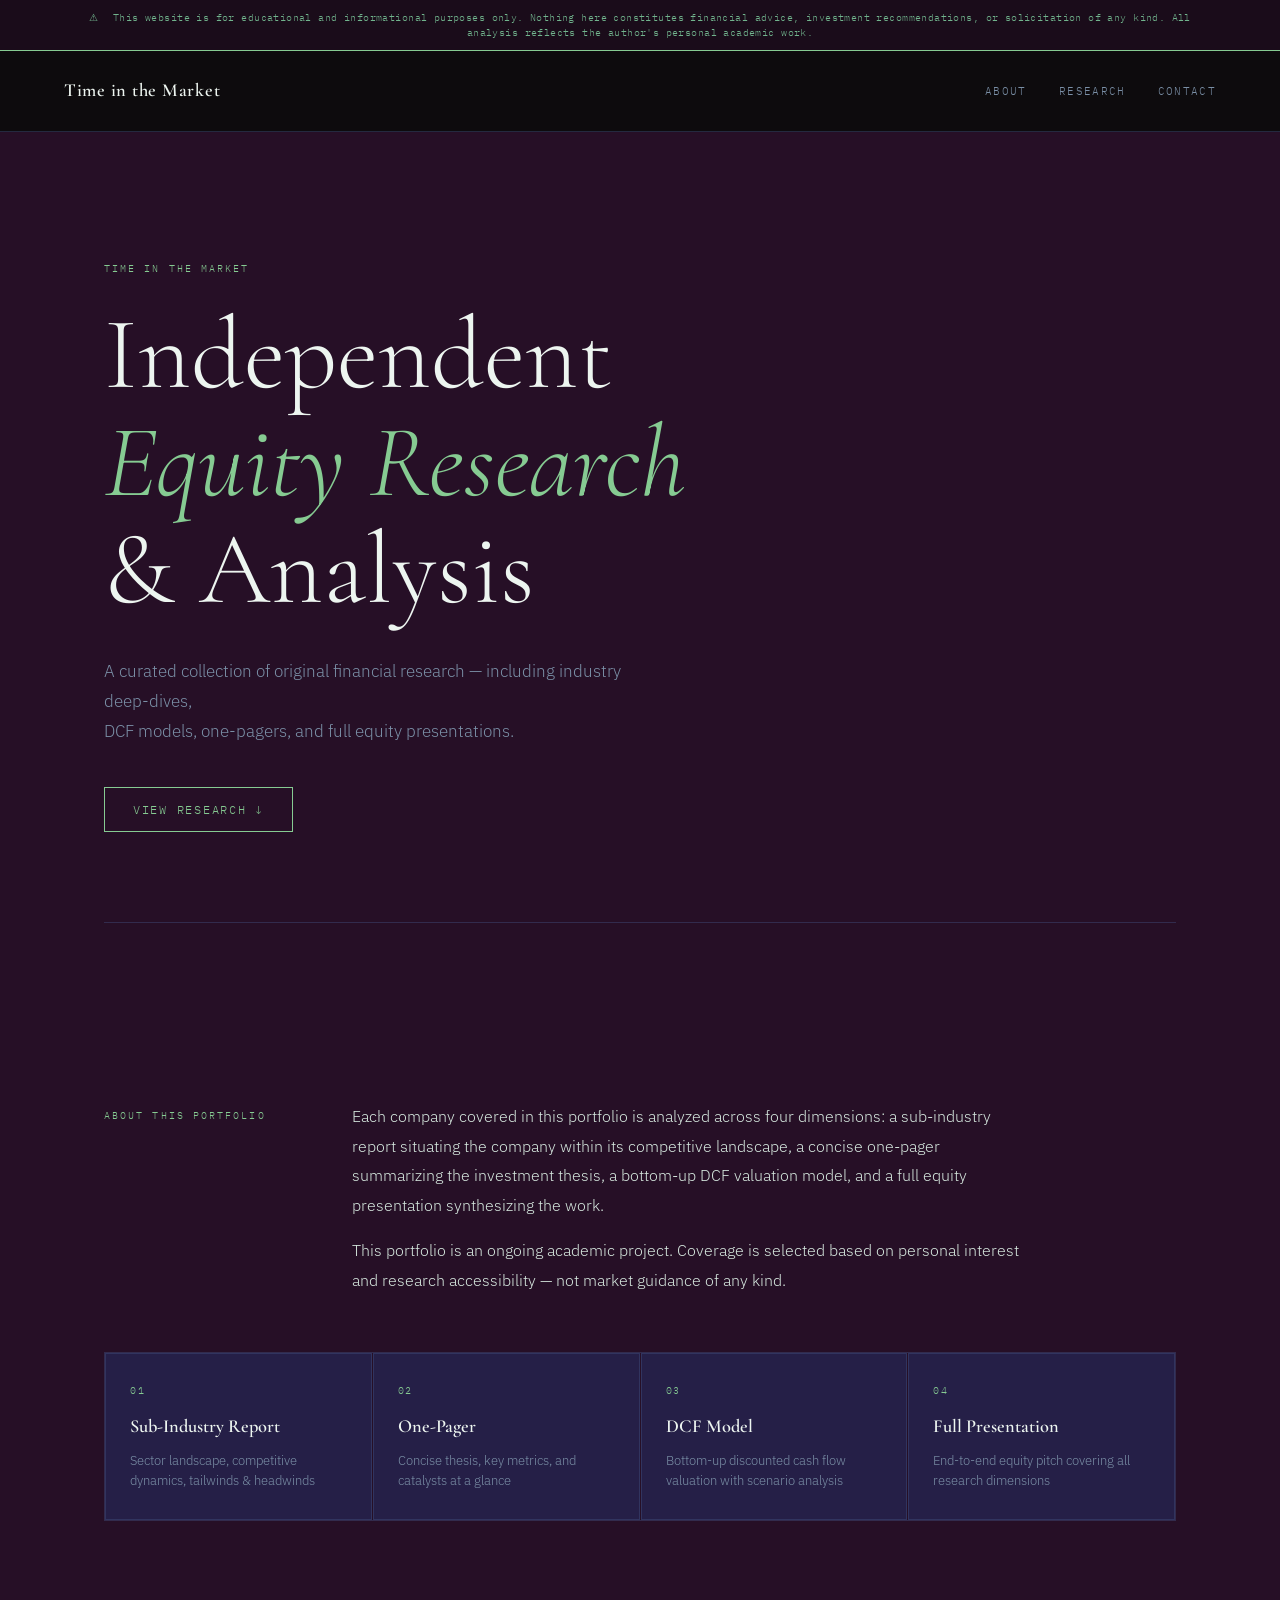
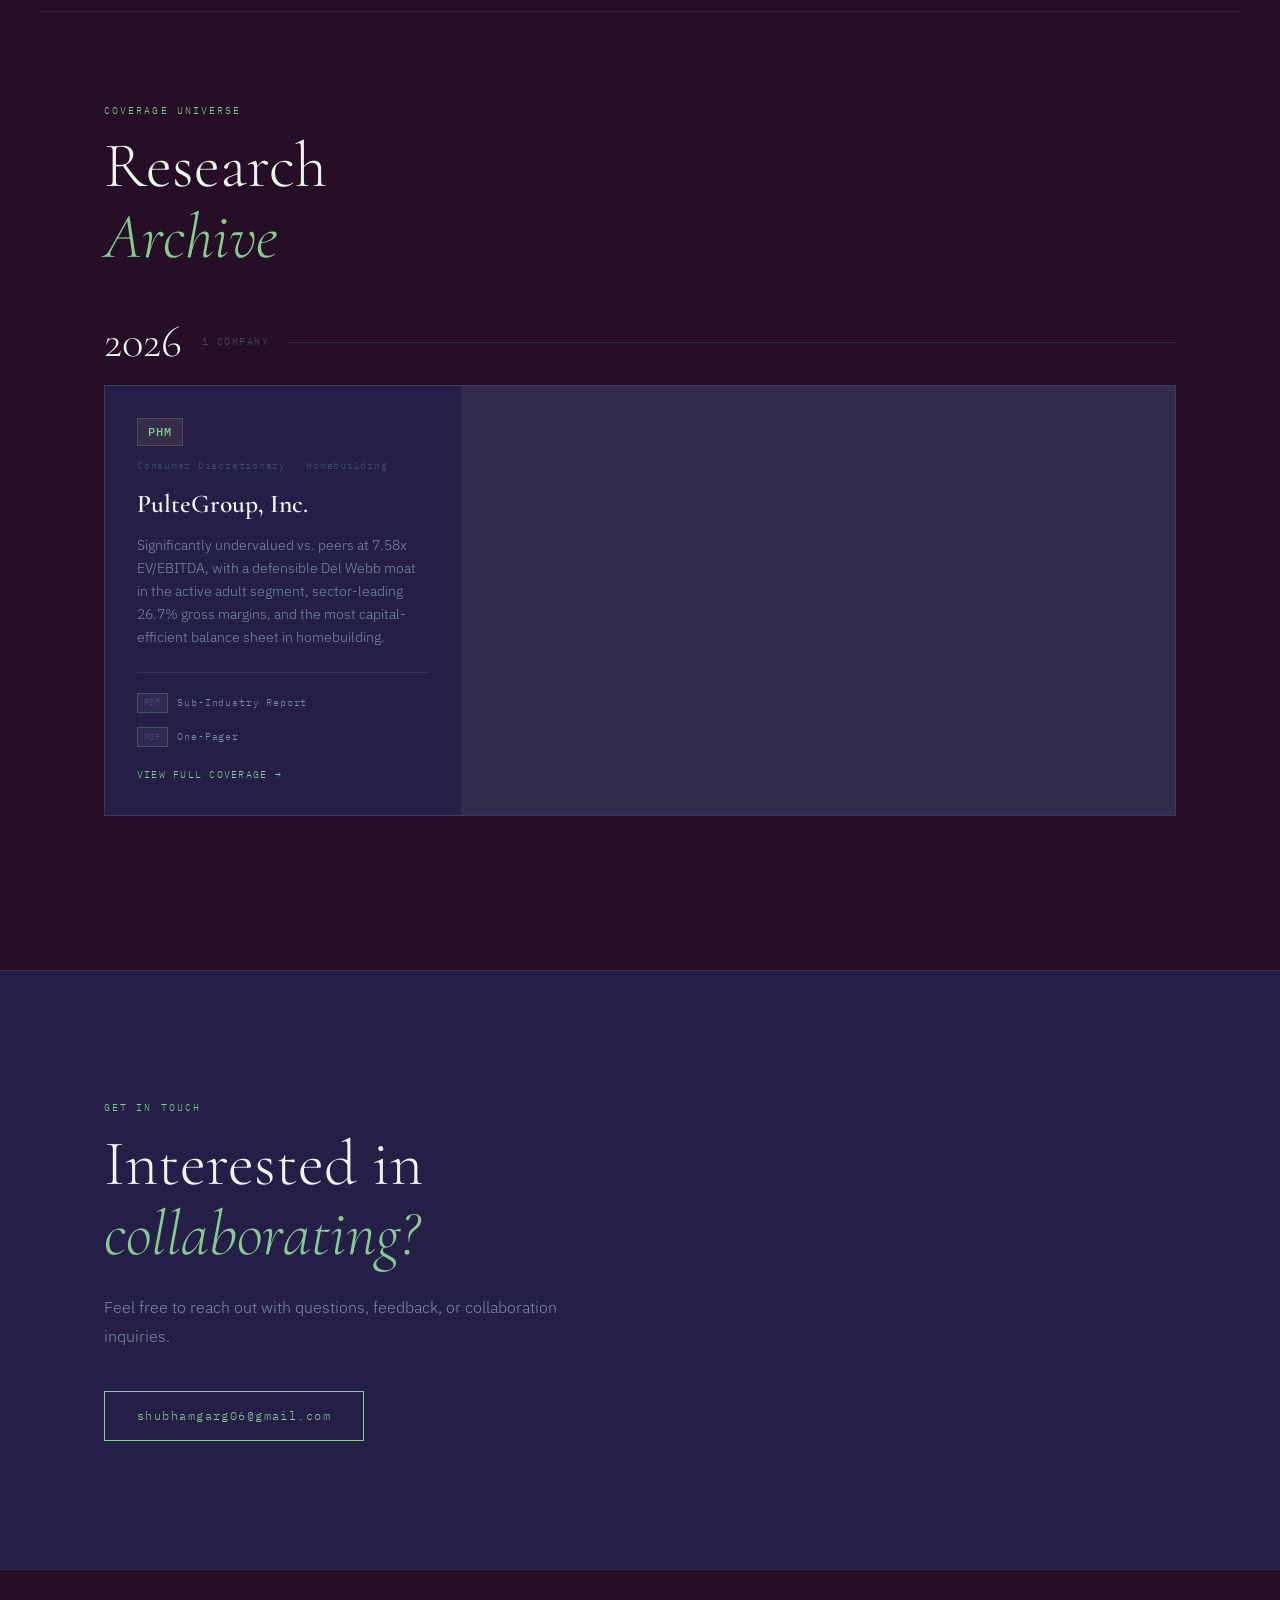
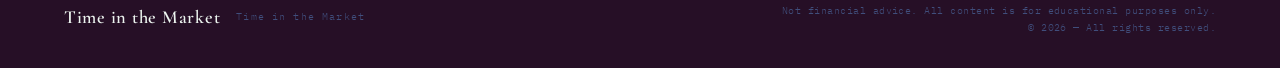
<file: index.html>
<!DOCTYPE html>
<html lang="en">
<head>
  <meta charset="UTF-8" />
  <meta name="viewport" content="width=device-width, initial-scale=1.0" />
  <title>Time in the Market</title>
  <link rel="stylesheet" href="styles.css" />
  <link rel="preconnect" href="https://fonts.googleapis.com" />
  <link href="https://fonts.googleapis.com/css2?family=Cormorant+Garamond:ital,wght@0,300;0,400;0,600;1,300;1,400&family=IBM+Plex+Mono:wght@300;400;500&family=IBM+Plex+Sans:wght@300;400;500&display=swap" rel="stylesheet" />
</head>
<body>

  <!-- DISCLAIMER BANNER -->
  <div class="disclaimer-banner">
    <span class="disclaimer-icon">⚠</span>
    This website is for educational and informational purposes only. Nothing here constitutes financial advice, investment recommendations, or solicitation of any kind. All analysis reflects the author's personal academic work.
  </div>

  <!-- NAV -->
  <nav class="nav">
    <a href="index.html" class="nav-logo">Time in the Market</a>
    <div class="nav-links">
      <a href="#about">About</a>
      <a href="#research">Research</a>
      <a href="#contact">Contact</a>
    </div>
  </nav>

  <!-- HERO -->
  <header class="hero">
    <div class="hero-tag">Time in the Market</div>
    <h1 class="hero-title">
      Independent<br />
      <em>Equity Research</em><br />
      & Analysis
    </h1>
    <p class="hero-sub">
      A curated collection of original financial research — including industry deep-dives,<br class="br-desktop" />
      DCF models, one-pagers, and full equity presentations.
    </p>
    <a href="#research" class="hero-cta">View Research ↓</a>
    <div class="hero-rule"></div>
  </header>

  <!-- ABOUT -->
  <section class="about-section" id="about">
    <div class="about-grid">
      <div class="about-label">About This Portfolio</div>
      <div class="about-body">
        <p>
          Each company covered in this portfolio is analyzed across four dimensions:
          a sub-industry report situating the company within its competitive landscape,
          a concise one-pager summarizing the investment thesis, a bottom-up DCF valuation
          model, and a full equity presentation synthesizing the work.
        </p>
        <p>
          This portfolio is an ongoing academic project. Coverage is selected based on
          personal interest and research accessibility — not market guidance of any kind.
        </p>
      </div>
    </div>

    <!-- Deliverable types -->
    <div class="deliverables-row">
      <div class="deliverable-card">
        <div class="deliverable-num">01</div>
        <div class="deliverable-name">Sub-Industry Report</div>
        <div class="deliverable-desc">Sector landscape, competitive dynamics, tailwinds & headwinds</div>
      </div>
      <div class="deliverable-card">
        <div class="deliverable-num">02</div>
        <div class="deliverable-name">One-Pager</div>
        <div class="deliverable-desc">Concise thesis, key metrics, and catalysts at a glance</div>
      </div>
      <div class="deliverable-card">
        <div class="deliverable-num">03</div>
        <div class="deliverable-name">DCF Model</div>
        <div class="deliverable-desc">Bottom-up discounted cash flow valuation with scenario analysis</div>
      </div>
      <div class="deliverable-card">
        <div class="deliverable-num">04</div>
        <div class="deliverable-name">Full Presentation</div>
        <div class="deliverable-desc">End-to-end equity pitch covering all research dimensions</div>
      </div>
    </div>
  </section>

  <!-- RESEARCH GRID -->
  <section class="research-section" id="research">
    <div class="section-header">
      <span class="section-label">Coverage Universe</span>
      <h2 class="section-title">Research<br /><em>Archive</em></h2>
    </div>

    <!-- ============================================================ -->
    <!-- YEAR BLOCK — Duplicate this entire block for each new year   -->
    <!-- ============================================================ -->
    <div class="year-block">

      <div class="year-header">
        <span class="year-label">2026</span>  <!-- ✏️ EDIT: Change the year -->
        <span class="year-count">1 company</span>  <!-- ✏️ EDIT: Update count -->
        <div class="year-rule"></div>
      </div>

      <div class="company-grid">

        <!-- ============================================================ -->
        <!-- ADD MORE COMPANY CARDS BELOW — copy the block above -->

        <article class="company-card">
          <div class="card-meta">
            <span class="card-ticker">PHM</span>
            <span class="card-sector">Consumer Discretionary · Homebuilding</span>
          </div>
          <h3 class="card-company">PulteGroup, Inc.</h3>
          <p class="card-thesis">
            Significantly undervalued vs. peers at 7.58x EV/EBITDA, with a defensible Del Webb moat
            in the active adult segment, sector-leading 26.7% gross margins, and the most
            capital-efficient balance sheet in homebuilding.
          </p>
          <div class="card-links">
            <a href="Shubham_Garg_Consumer_Discretionary_Household_Durables_Sub_Industry_Report_Homebuilding.pdf" class="card-link" target="_blank">
              <span class="link-type">PDF</span> Sub-Industry Report
            </a>
            <a href="PHM_2026_Report.pdf" class="card-link" target="_blank">
              <span class="link-type">PDF</span> One-Pager
            </a>
            <a href="phm.html" class="card-cta">View Full Coverage →</a>
          </div>
        </article>

      </div>
    </div>
    <!-- ============================================================ -->
    <!-- END YEAR BLOCK                                                -->
    <!-- ============================================================ -->

    <!-- ADD MORE YEAR BLOCKS ABOVE THIS LINE — copy the block above -->

  </section>

  <!-- CONTACT -->
  <section class="contact-section" id="contact">
    <div class="contact-inner">
      <span class="section-label">Get in Touch</span>
      <h2 class="contact-title">Interested in<br /><em>collaborating?</em></h2>
      <p class="contact-body">
        Feel free to reach out with questions, feedback, or collaboration inquiries.
      </p>
      <!-- Replace href with your actual mailto or LinkedIn -->
      <a href="mailto:shubhamgarg06@gmail.com" class="contact-btn">shubhamgarg06@gmail.com</a>
    </div>
  </section>

  <!-- FOOTER -->
  <footer class="footer">
    <div class="footer-left">
      <span class="nav-logo">Time in the Market</span>
      <span class="footer-tagline">Time in the Market</span>
    </div>
    <div class="footer-right">
      <p class="footer-disclaimer">
        Not financial advice. All content is for educational purposes only.<br />
        © <span id="year"></span> — All rights reserved.
      </p>
    </div>
  </footer>

  <script>
    document.getElementById('year').textContent = new Date().getFullYear();
  </script>
</body>
</html>
</file>
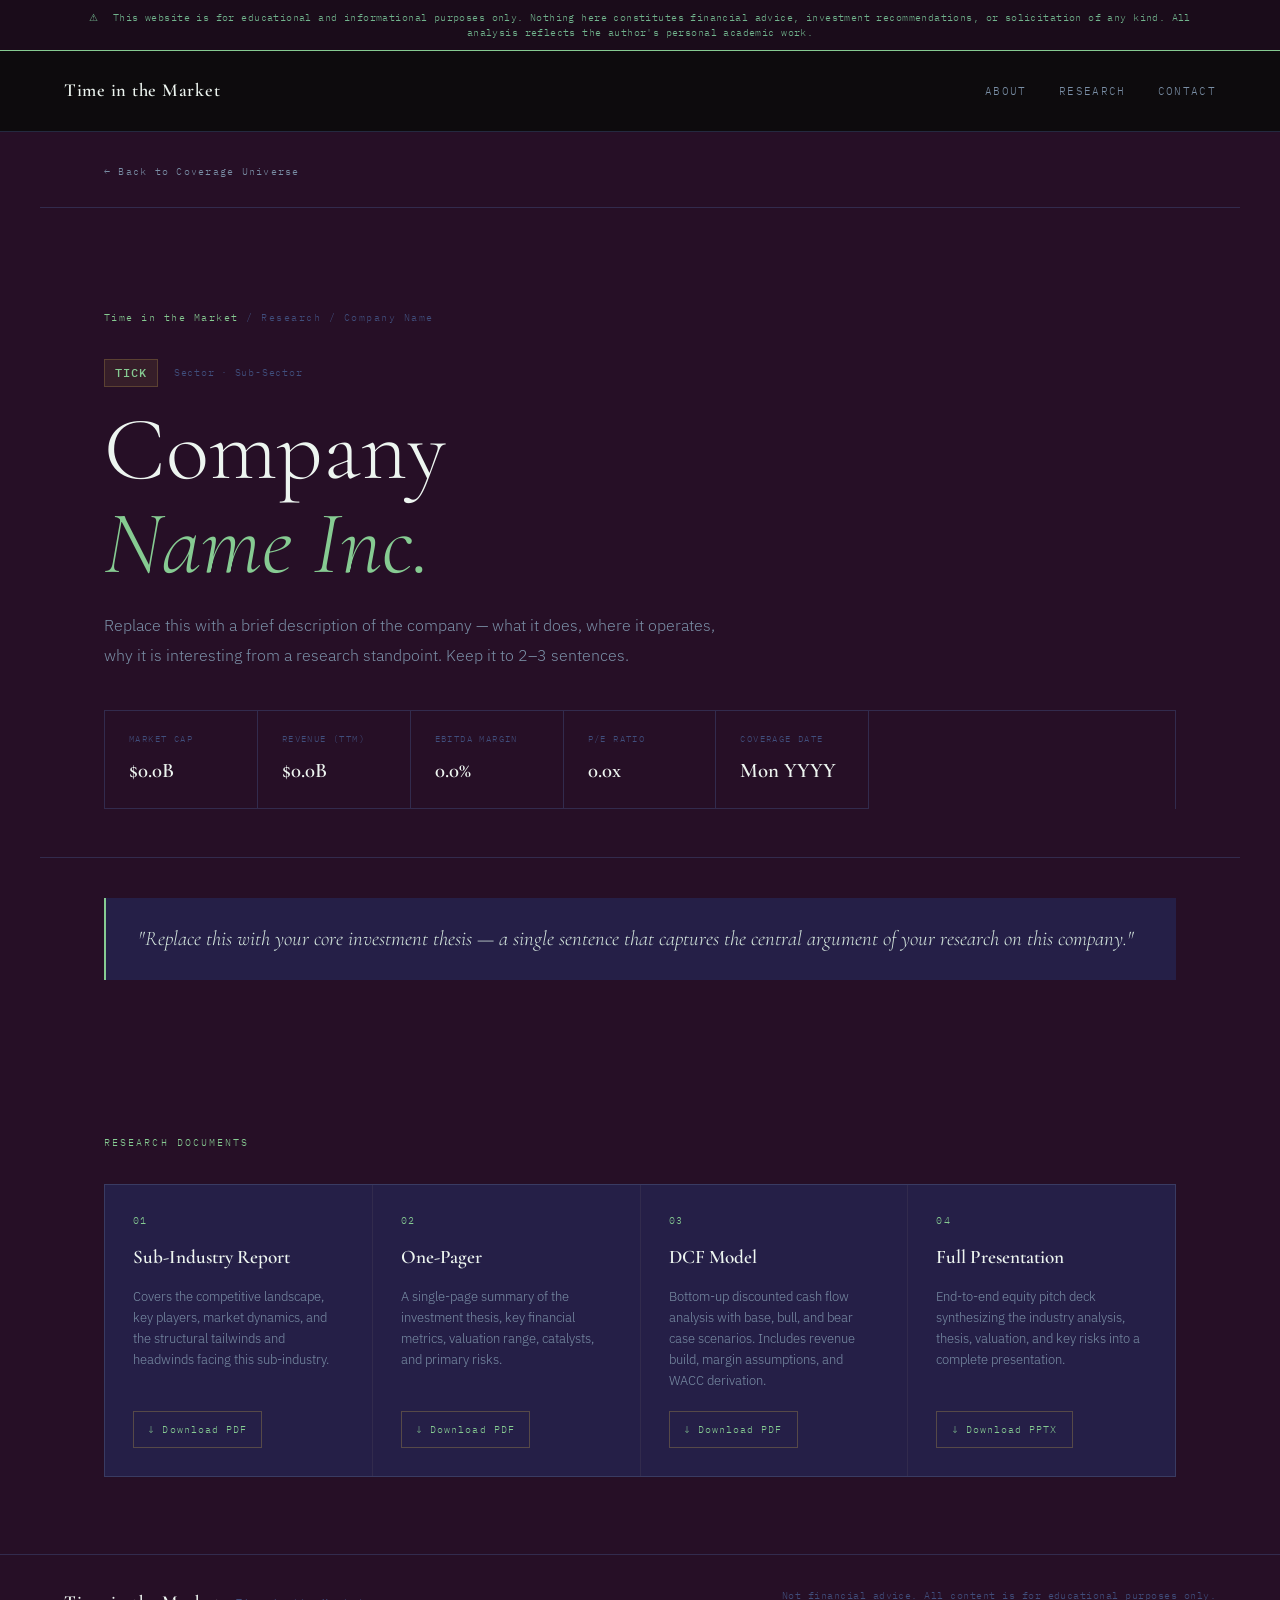
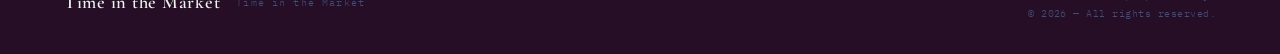
<file: company-template.html>
<!DOCTYPE html>
<html lang="en">
<head>
  <meta charset="UTF-8" />
  <meta name="viewport" content="width=device-width, initial-scale=1.0" />

  <!-- ✏️  EDIT: Update company name in title -->
  <title>Company Name — Time in the Market</title>

  <link rel="stylesheet" href="../../styles.css" />
  <link rel="preconnect" href="https://fonts.googleapis.com" />
  <link href="https://fonts.googleapis.com/css2?family=Cormorant+Garamond:ital,wght@0,300;0,400;0,600;1,300;1,400&family=IBM+Plex+Mono:wght@300;400;500&family=IBM+Plex+Sans:wght@300;400;500&display=swap" rel="stylesheet" />
</head>
<body>

  <!-- DISCLAIMER BANNER -->
  <div class="disclaimer-banner">
    <span class="disclaimer-icon">⚠</span>
    This website is for educational and informational purposes only. Nothing here constitutes financial advice, investment recommendations, or solicitation of any kind. All analysis reflects the author's personal academic work.
  </div>

  <!-- NAV -->
  <nav class="nav">
    <a href="../../index.html" class="nav-logo">Time in the Market</a>
    <div class="nav-links">
      <a href="../../index.html#about">About</a>
      <a href="../../index.html#research">Research</a>
      <a href="../../index.html#contact">Contact</a>
    </div>
  </nav>

  <!-- BACK LINK -->
  <div class="back-bar">
    <a href="../../index.html#research" class="back-link">← Back to Coverage Universe</a>
  </div>

  <!-- COMPANY HERO -->
  <section class="company-hero">

    <!-- ✏️  EDIT: Update breadcrumb -->
    <div class="company-breadcrumb">
      <a href="../../index.html">Time in the Market</a> / Research / <span>Company Name</span>
    </div>

    <!-- ✏️  EDIT: Update ticker and sector -->
    <div class="company-header-meta">
      <span class="card-ticker">TICK</span>
      <span class="card-sector">Sector · Sub-Sector</span>
    </div>

    <!-- ✏️  EDIT: Update company name -->
    <h1 class="company-page-title">
      Company<br /><em>Name Inc.</em>
    </h1>

    <!-- ✏️  EDIT: Replace with your one-paragraph company summary -->
    <p class="company-summary">
      Replace this with a brief description of the company — what it does, where it operates,
      why it is interesting from a research standpoint. Keep it to 2–3 sentences.
    </p>

    <!-- ✏️  EDIT: Update key stats — add/remove stat-item blocks as needed -->
    <div class="stats-bar">
      <div class="stat-item">
        <div class="stat-label">Market Cap</div>
        <div class="stat-value">$0.0B</div>
      </div>
      <div class="stat-item">
        <div class="stat-label">Revenue (TTM)</div>
        <div class="stat-value">$0.0B</div>
      </div>
      <div class="stat-item">
        <div class="stat-label">EBITDA Margin</div>
        <div class="stat-value">0.0%</div>
      </div>
      <div class="stat-item">
        <div class="stat-label">P/E Ratio</div>
        <div class="stat-value">0.0x</div>
      </div>
      <div class="stat-item">
        <div class="stat-label">Coverage Date</div>
        <div class="stat-value">Mon YYYY</div>
      </div>
    </div>

  </section>

  <!-- INVESTMENT THESIS QUOTE -->
  <section class="thesis-section" style="padding-top: 2.5rem;">
    <div class="thesis-block">
      <!-- ✏️  EDIT: Replace with your one-sentence thesis -->
      <p>
        "Replace this with your core investment thesis — a single sentence that captures
        the central argument of your research on this company."
      </p>
    </div>
  </section>

  <!-- RESEARCH DOCUMENTS -->
  <section class="docs-section">

    <span class="section-label">Research Documents</span>

    <div class="docs-grid">

      <!-- ===================================================== -->
      <!-- DOCUMENT CARD 1 — Sub-Industry Report                 -->
      <!-- ===================================================== -->
      <div class="doc-card">
        <div class="doc-card-num">01</div>
        <div class="doc-card-title">Sub-Industry Report</div>
        <div class="doc-card-desc">
          <!-- ✏️  EDIT: Brief description of the industry report coverage -->
          Covers the competitive landscape, key players, market dynamics, and the
          structural tailwinds and headwinds facing this sub-industry.
        </div>
        <!-- ✏️  EDIT: Update href to point to your PDF file -->
        <a href="industry-report.pdf" class="doc-card-link" target="_blank">
          ↓ Download PDF
        </a>
      </div>

      <!-- ===================================================== -->
      <!-- DOCUMENT CARD 2 — One-Pager                           -->
      <!-- ===================================================== -->
      <div class="doc-card">
        <div class="doc-card-num">02</div>
        <div class="doc-card-title">One-Pager</div>
        <div class="doc-card-desc">
          <!-- ✏️  EDIT: Brief description of the one-pager -->
          A single-page summary of the investment thesis, key financial metrics,
          valuation range, catalysts, and primary risks.
        </div>
        <!-- ✏️  EDIT: Update href to point to your PDF file -->
        <a href="one-pager.pdf" class="doc-card-link" target="_blank">
          ↓ Download PDF
        </a>
      </div>

      <!-- ===================================================== -->
      <!-- DOCUMENT CARD 3 — DCF Model                           -->
      <!-- ===================================================== -->
      <div class="doc-card">
        <div class="doc-card-num">03</div>
        <div class="doc-card-title">DCF Model</div>
        <div class="doc-card-desc">
          <!-- ✏️  EDIT: Brief description of your DCF -->
          Bottom-up discounted cash flow analysis with base, bull, and bear case
          scenarios. Includes revenue build, margin assumptions, and WACC derivation.
        </div>
        <!-- ✏️  EDIT: Update href to point to your PDF/Excel file -->
        <a href="dcf-model.pdf" class="doc-card-link" target="_blank">
          ↓ Download PDF
        </a>
      </div>

      <!-- ===================================================== -->
      <!-- DOCUMENT CARD 4 — Full Presentation                   -->
      <!-- ===================================================== -->
      <div class="doc-card">
        <div class="doc-card-num">04</div>
        <div class="doc-card-title">Full Presentation</div>
        <div class="doc-card-desc">
          <!-- ✏️  EDIT: Brief description of the presentation -->
          End-to-end equity pitch deck synthesizing the industry analysis, thesis,
          valuation, and key risks into a complete presentation.
        </div>
        <!-- ✏️  EDIT: Update href and label — PDF or PPTX -->
        <a href="presentation.pptx" class="doc-card-link" target="_blank">
          ↓ Download PPTX
        </a>
      </div>

      <!-- ===================================================== -->
      <!-- ADD EXTRA DOCUMENTS HERE                              -->
      <!-- Copy any doc-card block above and add new ones below  -->
      <!-- ===================================================== -->

    </div>

  </section>

  <!-- FOOTER -->
  <footer class="footer">
    <div class="footer-left">
      <span class="nav-logo">Time in the Market</span>
      <span class="footer-tagline">Time in the Market</span>
    </div>
    <div class="footer-right">
      <p class="footer-disclaimer">
        Not financial advice. All content is for educational purposes only.<br />
        © <span id="year"></span> — All rights reserved.
      </p>
    </div>
  </footer>

  <script>
    document.getElementById('year').textContent = new Date().getFullYear();
  </script>
</body>
</html>
</file>
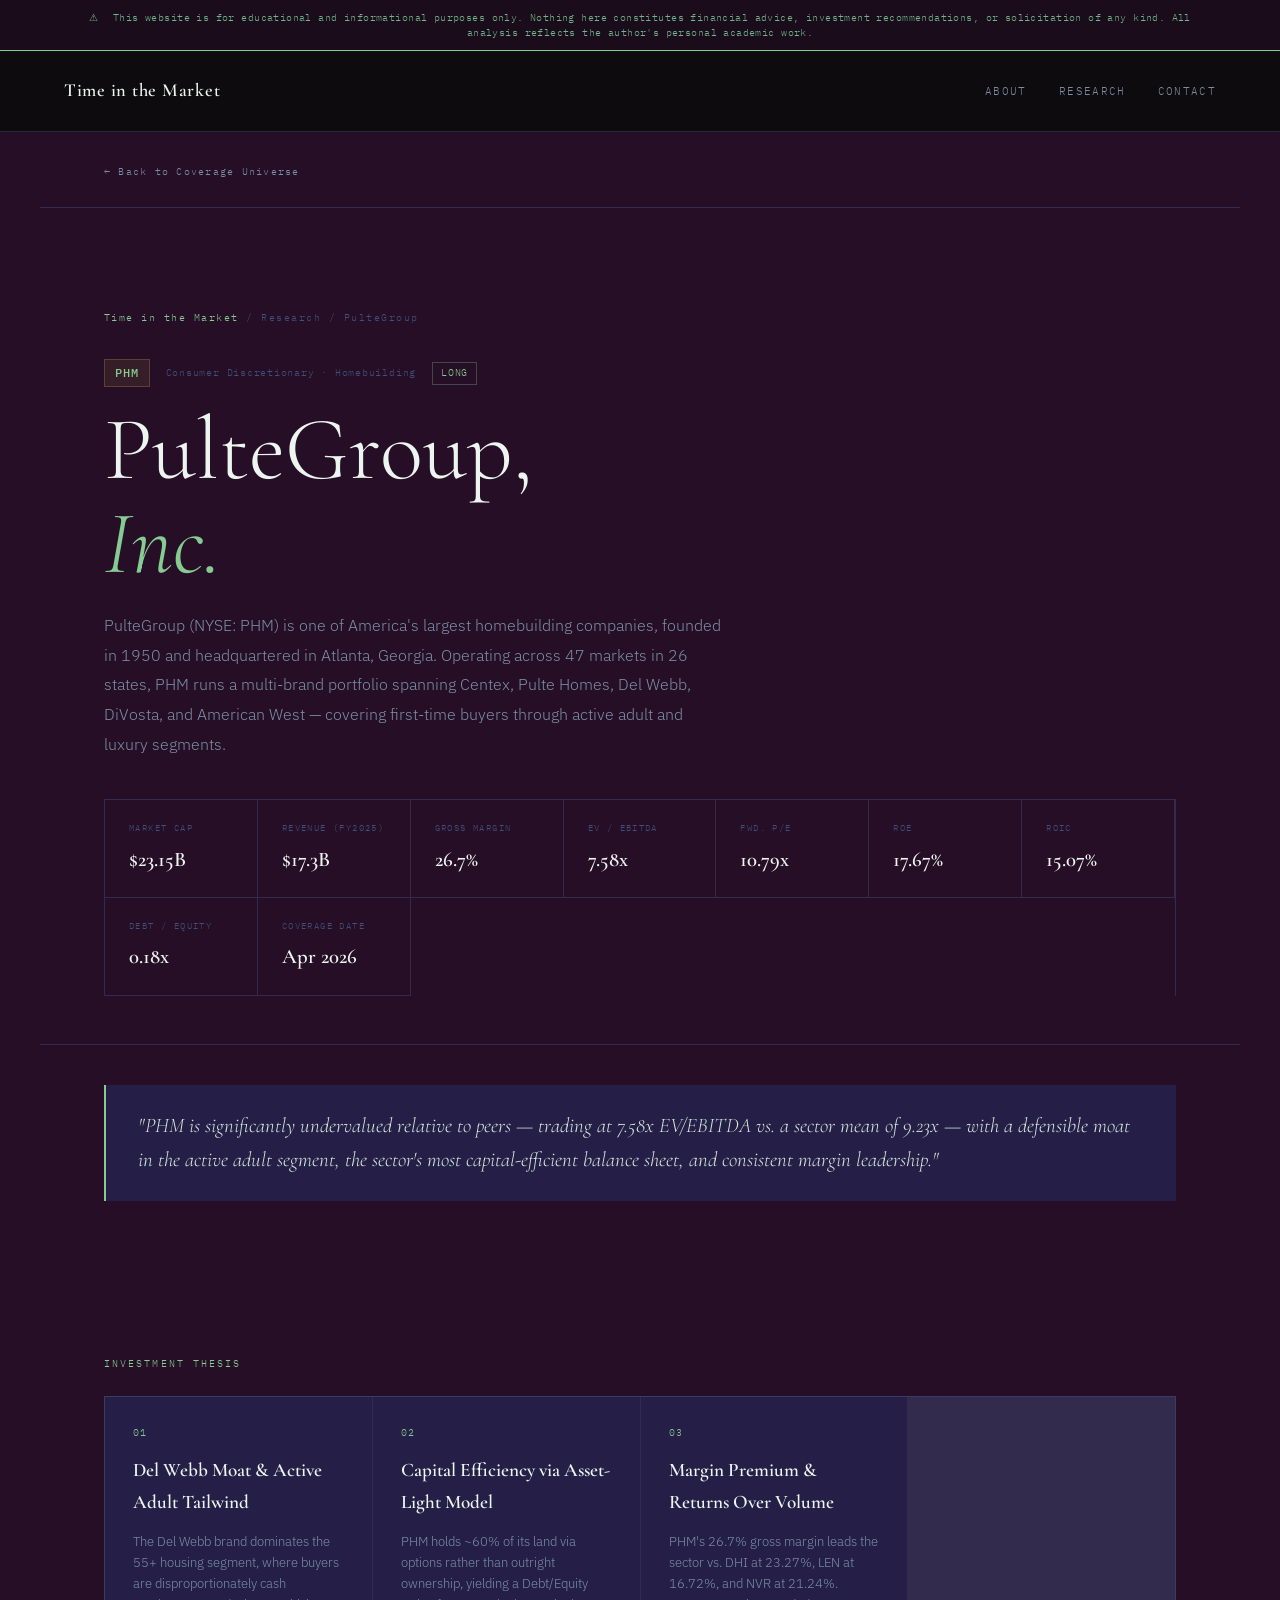
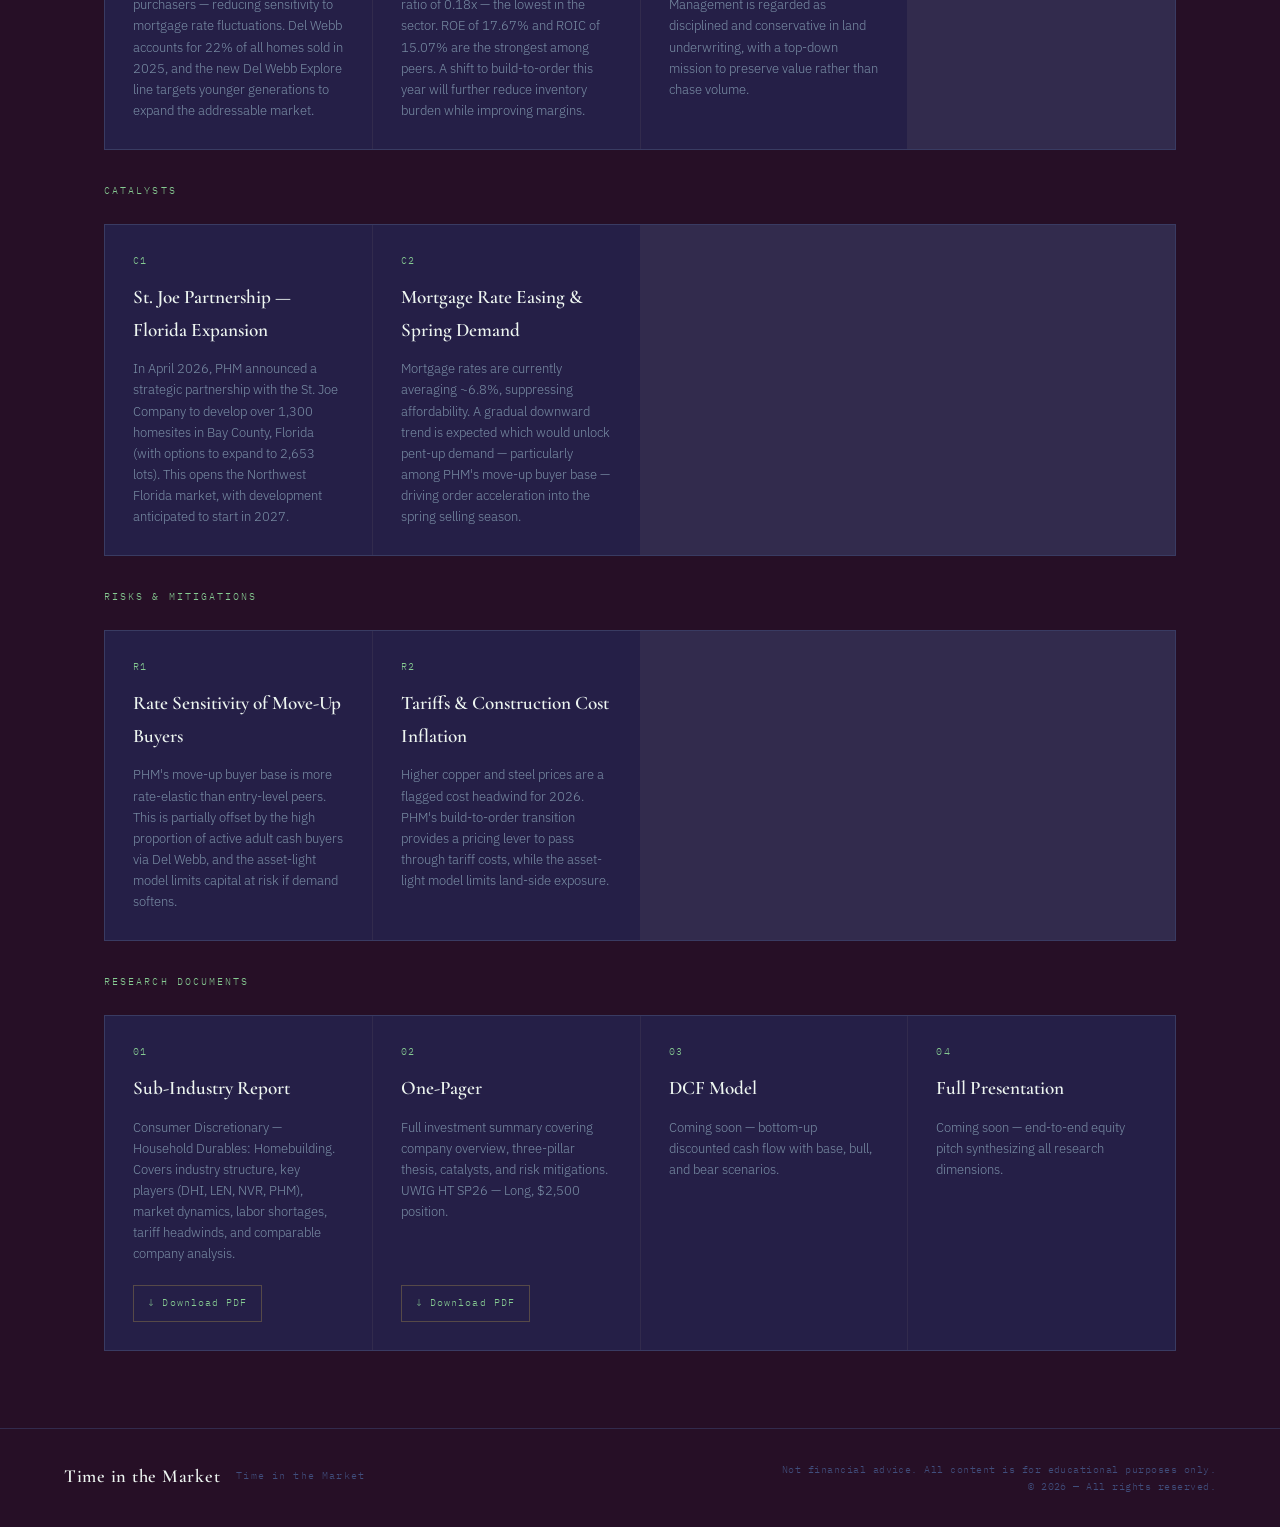
<file: PHM.html>
<!DOCTYPE html>
<html lang="en">
<head>
  <meta charset="UTF-8" />
  <meta name="viewport" content="width=device-width, initial-scale=1.0" />
  <title>PulteGroup (PHM) — Time in the Market</title>
  <link rel="stylesheet" href="../../styles.css" />
  <link rel="preconnect" href="https://fonts.googleapis.com" />
  <link href="https://fonts.googleapis.com/css2?family=Cormorant+Garamond:ital,wght@0,300;0,400;0,600;1,300;1,400&family=IBM+Plex+Mono:wght@300;400;500&family=IBM+Plex+Sans:wght@300;400;500&display=swap" rel="stylesheet" />
</head>
<body>

  <!-- DISCLAIMER BANNER -->
  <div class="disclaimer-banner">
    <span class="disclaimer-icon">⚠</span>
    This website is for educational and informational purposes only. Nothing here constitutes financial advice, investment recommendations, or solicitation of any kind. All analysis reflects the author's personal academic work.
  </div>

  <!-- NAV -->
  <nav class="nav">
    <a href="../../index.html" class="nav-logo">Time in the Market</a>
    <div class="nav-links">
      <a href="../../index.html#about">About</a>
      <a href="../../index.html#research">Research</a>
      <a href="../../index.html#contact">Contact</a>
    </div>
  </nav>

  <!-- BACK LINK -->
  <div class="back-bar">
    <a href="../../index.html#research" class="back-link">← Back to Coverage Universe</a>
  </div>

  <!-- COMPANY HERO -->
  <section class="company-hero">

    <div class="company-breadcrumb">
      <a href="../../index.html">Time in the Market</a> / Research / <span>PulteGroup</span>
    </div>

    <div class="company-header-meta">
      <span class="card-ticker">PHM</span>
      <span class="card-sector">Consumer Discretionary · Homebuilding</span>
      <span class="card-sector" style="color: var(--gold); border: 1px solid rgba(134,203,146,0.3); padding: 0.15rem 0.5rem; font-family: var(--font-mono); font-size: 0.6rem;">LONG</span>
    </div>

    <h1 class="company-page-title">
      PulteGroup,<br /><em>Inc.</em>
    </h1>

    <p class="company-summary">
      PulteGroup (NYSE: PHM) is one of America's largest homebuilding companies, founded in 1950
      and headquartered in Atlanta, Georgia. Operating across 47 markets in 26 states, PHM runs a
      multi-brand portfolio spanning Centex, Pulte Homes, Del Webb, DiVosta, and American West —
      covering first-time buyers through active adult and luxury segments.
    </p>

    <!-- KEY STATS -->
    <div class="stats-bar">
      <div class="stat-item">
        <div class="stat-label">Market Cap</div>
        <div class="stat-value">$23.15B</div>
      </div>
      <div class="stat-item">
        <div class="stat-label">Revenue (FY2025)</div>
        <div class="stat-value">$17.3B</div>
      </div>
      <div class="stat-item">
        <div class="stat-label">Gross Margin</div>
        <div class="stat-value">26.7%</div>
      </div>
      <div class="stat-item">
        <div class="stat-label">EV / EBITDA</div>
        <div class="stat-value">7.58x</div>
      </div>
      <div class="stat-item">
        <div class="stat-label">Fwd. P/E</div>
        <div class="stat-value">10.79x</div>
      </div>
      <div class="stat-item">
        <div class="stat-label">ROE</div>
        <div class="stat-value">17.67%</div>
      </div>
      <div class="stat-item">
        <div class="stat-label">ROIC</div>
        <div class="stat-value">15.07%</div>
      </div>
      <div class="stat-item">
        <div class="stat-label">Debt / Equity</div>
        <div class="stat-value">0.18x</div>
      </div>
      <div class="stat-item">
        <div class="stat-label">Coverage Date</div>
        <div class="stat-value">Apr 2026</div>
      </div>
    </div>

  </section>

  <!-- INVESTMENT THESIS -->
  <section class="thesis-section" style="padding-top: 2.5rem;">
    <div class="thesis-block">
      <p>
        "PHM is significantly undervalued relative to peers — trading at 7.58x EV/EBITDA vs. a sector
        mean of 9.23x — with a defensible moat in the active adult segment, the sector's most
        capital-efficient balance sheet, and consistent margin leadership."
      </p>
    </div>
  </section>

  <!-- THESIS PILLARS -->
  <section class="docs-section" style="padding-bottom: 1rem;">
    <span class="section-label">Investment Thesis</span>
    <div class="docs-grid" style="margin-top: 1.5rem;">

      <div class="doc-card">
        <div class="doc-card-num">01</div>
        <div class="doc-card-title">Del Webb Moat & Active Adult Tailwind</div>
        <div class="doc-card-desc">
          The Del Webb brand dominates the 55+ housing segment, where buyers are
          disproportionately cash purchasers — reducing sensitivity to mortgage rate fluctuations.
          Del Webb accounts for 22% of all homes sold in 2025, and the new Del Webb Explore
          line targets younger generations to expand the addressable market.
        </div>
      </div>

      <div class="doc-card">
        <div class="doc-card-num">02</div>
        <div class="doc-card-title">Capital Efficiency via Asset-Light Model</div>
        <div class="doc-card-desc">
          PHM holds ~60% of its land via options rather than outright ownership, yielding
          a Debt/Equity ratio of 0.18x — the lowest in the sector. ROE of 17.67% and
          ROIC of 15.07% are the strongest among peers. A shift to build-to-order this year
          will further reduce inventory burden while improving margins.
        </div>
      </div>

      <div class="doc-card">
        <div class="doc-card-num">03</div>
        <div class="doc-card-title">Margin Premium & Returns Over Volume</div>
        <div class="doc-card-desc">
          PHM's 26.7% gross margin leads the sector vs. DHI at 23.27%, LEN at 16.72%,
          and NVR at 21.24%. Management is regarded as disciplined and conservative in land
          underwriting, with a top-down mission to preserve value rather than chase volume.
        </div>
      </div>

    </div>
  </section>

  <!-- CATALYSTS -->
  <section class="docs-section" style="padding-top: 1rem; padding-bottom: 1rem;">
    <span class="section-label">Catalysts</span>
    <div class="docs-grid" style="margin-top: 1.5rem;">

      <div class="doc-card">
        <div class="doc-card-num">C1</div>
        <div class="doc-card-title">St. Joe Partnership — Florida Expansion</div>
        <div class="doc-card-desc">
          In April 2026, PHM announced a strategic partnership with the St. Joe Company
          to develop over 1,300 homesites in Bay County, Florida (with options to expand
          to 2,653 lots). This opens the Northwest Florida market, with development
          anticipated to start in 2027.
        </div>
      </div>

      <div class="doc-card">
        <div class="doc-card-num">C2</div>
        <div class="doc-card-title">Mortgage Rate Easing & Spring Demand</div>
        <div class="doc-card-desc">
          Mortgage rates are currently averaging ~6.8%, suppressing affordability. A
          gradual downward trend is expected which would unlock pent-up demand —
          particularly among PHM's move-up buyer base — driving order acceleration
          into the spring selling season.
        </div>
      </div>

    </div>
  </section>

  <!-- RISKS -->
  <section class="docs-section" style="padding-top: 1rem; padding-bottom: 1rem;">
    <span class="section-label">Risks & Mitigations</span>
    <div class="docs-grid" style="margin-top: 1.5rem;">

      <div class="doc-card">
        <div class="doc-card-num">R1</div>
        <div class="doc-card-title">Rate Sensitivity of Move-Up Buyers</div>
        <div class="doc-card-desc">
          PHM's move-up buyer base is more rate-elastic than entry-level peers.
          This is partially offset by the high proportion of active adult cash buyers
          via Del Webb, and the asset-light model limits capital at risk if demand softens.
        </div>
      </div>

      <div class="doc-card">
        <div class="doc-card-num">R2</div>
        <div class="doc-card-title">Tariffs & Construction Cost Inflation</div>
        <div class="doc-card-desc">
          Higher copper and steel prices are a flagged cost headwind for 2026.
          PHM's build-to-order transition provides a pricing lever to pass through
          tariff costs, while the asset-light model limits land-side exposure.
        </div>
      </div>

    </div>
  </section>

  <!-- RESEARCH DOCUMENTS -->
  <section class="docs-section" style="padding-top: 1rem;">
    <span class="section-label">Research Documents</span>
    <div class="docs-grid" style="margin-top: 1.5rem;">

      <div class="doc-card">
        <div class="doc-card-num">01</div>
        <div class="doc-card-title">Sub-Industry Report</div>
        <div class="doc-card-desc">
          Consumer Discretionary — Household Durables: Homebuilding. Covers industry
          structure, key players (DHI, LEN, NVR, PHM), market dynamics, labor shortages,
          tariff headwinds, and comparable company analysis.
        </div>
        <a href="Shubham_Garg_Consumer_Discretionary_Household_Durables_Sub_Industry_Report_Homebuilding.pdf" class="doc-card-link" target="_blank">
          ↓ Download PDF
        </a>
      </div>

      <div class="doc-card">
        <div class="doc-card-num">02</div>
        <div class="doc-card-title">One-Pager</div>
        <div class="doc-card-desc">
          Full investment summary covering company overview, three-pillar thesis, catalysts,
          and risk mitigations. UWIG HT SP26 — Long, $2,500 position.
        </div>
        <a href="PHM_2026_Report.pdf" class="doc-card-link" target="_blank">
          ↓ Download PDF
        </a>
      </div>

      <div class="doc-card">
        <div class="doc-card-num">03</div>
        <div class="doc-card-title">DCF Model</div>
        <div class="doc-card-desc">
          Coming soon — bottom-up discounted cash flow with base, bull, and bear scenarios.
        </div>
      </div>

      <div class="doc-card">
        <div class="doc-card-num">04</div>
        <div class="doc-card-title">Full Presentation</div>
        <div class="doc-card-desc">
          Coming soon — end-to-end equity pitch synthesizing all research dimensions.
        </div>
      </div>

    </div>
  </section>

  <!-- FOOTER -->
  <footer class="footer">
    <div class="footer-left">
      <span class="nav-logo">Time in the Market</span>
      <span class="footer-tagline">Time in the Market</span>
    </div>
    <div class="footer-right">
      <p class="footer-disclaimer">
        Not financial advice. All content is for educational purposes only.<br />
        © <span id="year"></span> — All rights reserved.
      </p>
    </div>
  </footer>

  <script>
    document.getElementById('year').textContent = new Date().getFullYear();
  </script>
</body>
</html>
</file>
<file: styles.css>
/* ===================================================
   TIME IN THE MARKET — styles.css
   Palette: Midnight Violet · Space Indigo · Dusk Blue
            · Mint Leaf · Emerald
   =================================================== */

/* ---------- CSS Variables ---------- */
:root {
  --bg:         #260F26;   /* Midnight Violet  */
  --bg-2:       #251F47;   /* Space Indigo     */
  --bg-3:       #2e2a52;   /* Space Indigo +   */
  --border:     rgba(64, 78, 124, 0.45);   /* Dusk Blue tint  */
  --border-mid: rgba(113, 180, 141, 0.3);  /* Mint Leaf tint  */
  --gold:       #86CB92;   /* Emerald          */
  --gold-light: #71B48D;   /* Mint Leaf        */
  --text:       #d6e8df;   /* soft green-white */
  --text-muted: #7a8fa6;   /* muted blue-grey  */
  --text-dim:   #404E7C;   /* Dusk Blue        */
  --white:      #edf5f0;   /* near-white       */

  --font-display: 'Cormorant Garamond', serif;
  --font-mono:    'IBM Plex Mono', monospace;
  --font-sans:    'IBM Plex Sans', sans-serif;

  --max-w: 1200px;
  --pad:   clamp(1.5rem, 5vw, 4rem);
}

/* ---------- Reset ---------- */
*, *::before, *::after { box-sizing: border-box; margin: 0; padding: 0; }

html { scroll-behavior: smooth; }

body {
  background: var(--bg);
  color: var(--text);
  font-family: var(--font-sans);
  font-weight: 300;
  line-height: 1.7;
  -webkit-font-smoothing: antialiased;
}

a { color: inherit; text-decoration: none; }
img { display: block; max-width: 100%; }

/* ---------- Disclaimer Banner ---------- */
.disclaimer-banner {
  background: #1a0c1a;
  border-bottom: 1px solid var(--gold);
  color: var(--gold-light);
  font-family: var(--font-mono);
  font-size: 0.65rem;
  letter-spacing: 0.04em;
  line-height: 1.5;
  padding: 0.6rem var(--pad);
  text-align: center;
}

.disclaimer-icon {
  margin-right: 0.5rem;
}

/* ---------- Nav ---------- */
.nav {
  display: flex;
  align-items: center;
  justify-content: space-between;
  padding: 1.5rem var(--pad);
  border-bottom: 1px solid var(--border);
  position: sticky;
  top: 0;
  z-index: 100;
  background: rgba(11,11,11,0.92);
  backdrop-filter: blur(12px);
}

.nav-logo {
  font-family: var(--font-display);
  font-size: 1.15rem;
  font-weight: 600;
  letter-spacing: 0.04em;
  color: var(--white);
  white-space: nowrap;
}

.nav-links {
  display: flex;
  gap: 2rem;
}

.nav-links a {
  font-family: var(--font-mono);
  font-size: 0.7rem;
  letter-spacing: 0.12em;
  text-transform: uppercase;
  color: var(--text-muted);
  transition: color 0.2s;
}

.nav-links a:hover { color: var(--gold); }

/* ---------- Hero ---------- */
.hero {
  padding: clamp(4rem, 10vw, 9rem) var(--pad) clamp(3rem, 7vw, 6rem);
  max-width: var(--max-w);
  margin: 0 auto;
  position: relative;
}

.hero-tag {
  font-family: var(--font-mono);
  font-size: 0.65rem;
  letter-spacing: 0.2em;
  text-transform: uppercase;
  color: var(--gold);
  margin-bottom: 1.5rem;
}

.hero-title {
  font-family: var(--font-display);
  font-size: clamp(3.5rem, 8vw, 7.5rem);
  font-weight: 300;
  line-height: 1.05;
  color: var(--white);
  margin-bottom: 2rem;
}

.hero-title em {
  font-style: italic;
  color: var(--gold);
}

.hero-sub {
  font-family: var(--font-sans);
  font-size: clamp(0.9rem, 1.5vw, 1.05rem);
  font-weight: 300;
  color: var(--text-muted);
  max-width: 560px;
  line-height: 1.8;
  margin-bottom: 2.5rem;
}

.br-desktop { display: none; }
@media (min-width: 768px) { .br-desktop { display: block; } }

.hero-cta {
  display: inline-block;
  font-family: var(--font-mono);
  font-size: 0.72rem;
  letter-spacing: 0.15em;
  text-transform: uppercase;
  color: var(--gold);
  border: 1px solid var(--gold);
  padding: 0.75rem 1.75rem;
  transition: background 0.2s, color 0.2s;
}

.hero-cta:hover {
  background: var(--gold);
  color: var(--bg);
}

.hero-rule {
  width: 100%;
  height: 1px;
  background: var(--border);
  margin-top: clamp(3rem, 7vw, 6rem);
}

/* ---------- About ---------- */
.about-section {
  max-width: var(--max-w);
  margin: 0 auto;
  padding: clamp(3rem, 7vw, 6rem) var(--pad);
  border-bottom: 1px solid var(--border);
}

.about-grid {
  display: grid;
  grid-template-columns: 200px 1fr;
  gap: 3rem;
  margin-bottom: 3.5rem;
}

@media (max-width: 700px) {
  .about-grid { grid-template-columns: 1fr; gap: 1rem; }
}

.about-label {
  font-family: var(--font-mono);
  font-size: 0.65rem;
  letter-spacing: 0.2em;
  text-transform: uppercase;
  color: var(--gold);
  padding-top: 0.3rem;
}

.about-body p {
  font-size: 1rem;
  color: var(--text);
  line-height: 1.85;
  max-width: 680px;
}

.about-body p + p { margin-top: 1rem; }

/* Deliverables row */
.deliverables-row {
  display: grid;
  grid-template-columns: repeat(4, 1fr);
  gap: 1px;
  border: 1px solid var(--border);
}

@media (max-width: 900px) {
  .deliverables-row { grid-template-columns: repeat(2, 1fr); }
}
@media (max-width: 500px) {
  .deliverables-row { grid-template-columns: 1fr; }
}

.deliverable-card {
  padding: 1.75rem 1.5rem;
  background: var(--bg-2);
  border: 1px solid var(--border);
  transition: background 0.2s;
}

.deliverable-card:hover { background: var(--bg-3); }

.deliverable-num {
  font-family: var(--font-mono);
  font-size: 0.65rem;
  letter-spacing: 0.15em;
  color: var(--gold);
  margin-bottom: 0.75rem;
}

.deliverable-name {
  font-family: var(--font-display);
  font-size: 1.15rem;
  font-weight: 600;
  color: var(--white);
  margin-bottom: 0.5rem;
}

.deliverable-desc {
  font-size: 0.8rem;
  color: var(--text-muted);
  line-height: 1.6;
}

/* ---------- Research Section ---------- */
.research-section {
  max-width: var(--max-w);
  margin: 0 auto;
  padding: clamp(3rem, 7vw, 6rem) var(--pad);
}

.section-header {
  margin-bottom: 3rem;
}

.section-label {
  font-family: var(--font-mono);
  font-size: 0.65rem;
  letter-spacing: 0.2em;
  text-transform: uppercase;
  color: var(--gold);
  display: block;
  margin-bottom: 0.75rem;
}

.section-title {
  font-family: var(--font-display);
  font-size: clamp(2.5rem, 5vw, 4rem);
  font-weight: 300;
  line-height: 1.1;
  color: var(--white);
}

.section-title em {
  font-style: italic;
  color: var(--gold);
}

/* Company grid */
.company-grid {
  display: grid;
  grid-template-columns: repeat(auto-fill, minmax(340px, 1fr));
  gap: 1px;
  background: var(--border);
  border: 1px solid var(--border);
}

.company-card {
  background: var(--bg-2);
  padding: 2rem;
  display: flex;
  flex-direction: column;
  gap: 0.9rem;
  transition: background 0.2s;
  position: relative;
}

.company-card:hover { background: var(--bg-3); }

.company-card::before {
  content: '';
  position: absolute;
  top: 0; left: 0;
  width: 2px;
  height: 0;
  background: var(--gold);
  transition: height 0.3s ease;
}

.company-card:hover::before { height: 100%; }

.card-meta {
  display: flex;
  align-items: center;
  gap: 0.75rem;
  flex-wrap: wrap;
}

.card-ticker {
  font-family: var(--font-mono);
  font-size: 0.72rem;
  font-weight: 500;
  letter-spacing: 0.1em;
  color: var(--gold);
  background: rgba(198,168,75,0.1);
  padding: 0.2rem 0.6rem;
  border: 1px solid rgba(198,168,75,0.25);
}

.card-sector {
  font-family: var(--font-mono);
  font-size: 0.6rem;
  letter-spacing: 0.08em;
  color: var(--text-dim);
}

.card-company {
  font-family: var(--font-display);
  font-size: 1.6rem;
  font-weight: 600;
  color: var(--white);
  line-height: 1.2;
}

.card-thesis {
  font-size: 0.85rem;
  color: var(--text-muted);
  line-height: 1.7;
  flex: 1;
}

.card-links {
  display: flex;
  flex-direction: column;
  gap: 0.4rem;
  margin-top: 0.5rem;
  padding-top: 1rem;
  border-top: 1px solid var(--border);
}

.card-link {
  display: flex;
  align-items: center;
  gap: 0.6rem;
  font-family: var(--font-mono);
  font-size: 0.65rem;
  letter-spacing: 0.08em;
  color: var(--text-muted);
  transition: color 0.2s;
  padding: 0.25rem 0;
}

.card-link:hover { color: var(--gold); }

.link-type {
  background: var(--bg-3);
  border: 1px solid var(--border-mid);
  padding: 0.1rem 0.35rem;
  font-size: 0.55rem;
  letter-spacing: 0.1em;
  color: var(--text-dim);
  min-width: 30px;
  text-align: center;
}

.card-cta {
  display: inline-block;
  margin-top: 0.5rem;
  font-family: var(--font-mono);
  font-size: 0.65rem;
  letter-spacing: 0.12em;
  text-transform: uppercase;
  color: var(--gold);
  transition: letter-spacing 0.2s;
}

.card-cta:hover { letter-spacing: 0.2em; }

/* Year blocks */
.year-block {
  margin-bottom: 4rem;
}

.year-header {
  display: flex;
  align-items: center;
  gap: 1.25rem;
  margin-bottom: 1.25rem;
}

.year-label {
  font-family: var(--font-display);
  font-size: 2.8rem;
  font-weight: 300;
  color: var(--white);
  line-height: 1;
  flex-shrink: 0;
}

.year-count {
  font-family: var(--font-mono);
  font-size: 0.6rem;
  letter-spacing: 0.15em;
  text-transform: uppercase;
  color: var(--text-dim);
  flex-shrink: 0;
}

.year-rule {
  flex: 1;
  height: 1px;
  background: var(--border);
}

/* Empty state */
.empty-state {
  text-align: center;
  padding: 3rem;
  border: 1px dashed var(--border);
  border-top: none;
  margin-top: -1px;
}

.empty-state p {
  font-family: var(--font-mono);
  font-size: 0.7rem;
  letter-spacing: 0.15em;
  color: var(--text-dim);
}

/* ---------- Contact ---------- */
.contact-section {
  border-top: 1px solid var(--border);
  background: var(--bg-2);
}

.contact-inner {
  max-width: var(--max-w);
  margin: 0 auto;
  padding: clamp(4rem, 10vw, 8rem) var(--pad);
}

.contact-title {
  font-family: var(--font-display);
  font-size: clamp(2.5rem, 5vw, 4.5rem);
  font-weight: 300;
  line-height: 1.1;
  color: var(--white);
  margin: 0.75rem 0 1.5rem;
}

.contact-title em {
  font-style: italic;
  color: var(--gold);
}

.contact-body {
  font-size: 1rem;
  color: var(--text-muted);
  max-width: 460px;
  margin-bottom: 2.5rem;
  line-height: 1.8;
}

.contact-btn {
  display: inline-block;
  font-family: var(--font-mono);
  font-size: 0.75rem;
  letter-spacing: 0.12em;
  color: var(--gold);
  border: 1px solid var(--gold);
  padding: 0.85rem 2rem;
  transition: background 0.2s, color 0.2s;
}

.contact-btn:hover {
  background: var(--gold);
  color: var(--bg);
}

/* ---------- Footer ---------- */
.footer {
  display: flex;
  align-items: flex-start;
  justify-content: space-between;
  flex-wrap: wrap;
  gap: 1.5rem;
  padding: 2rem var(--pad);
  border-top: 1px solid var(--border);
  max-width: 100%;
}

.footer-left {
  display: flex;
  align-items: center;
  gap: 1rem;
}

.footer-tagline {
  font-family: var(--font-mono);
  font-size: 0.6rem;
  letter-spacing: 0.12em;
  color: var(--text-dim);
}

.footer-disclaimer {
  font-family: var(--font-mono);
  font-size: 0.6rem;
  letter-spacing: 0.05em;
  color: var(--text-dim);
  text-align: right;
  line-height: 1.8;
}

@media (max-width: 600px) {
  .footer { flex-direction: column; }
  .footer-disclaimer { text-align: left; }
}

/* ===================================================
   COMPANY PAGE STYLES (used in company/index.html)
   =================================================== */

.company-hero {
  max-width: var(--max-w);
  margin: 0 auto;
  padding: clamp(3rem, 8vw, 7rem) var(--pad) 3rem;
  border-bottom: 1px solid var(--border);
}

.company-breadcrumb {
  font-family: var(--font-mono);
  font-size: 0.62rem;
  letter-spacing: 0.15em;
  color: var(--text-dim);
  margin-bottom: 2rem;
}

.company-breadcrumb a { color: var(--gold); }

.company-header-meta {
  display: flex;
  align-items: center;
  gap: 1rem;
  margin-bottom: 1rem;
  flex-wrap: wrap;
}

.company-page-title {
  font-family: var(--font-display);
  font-size: clamp(3rem, 7vw, 6rem);
  font-weight: 300;
  color: var(--white);
  line-height: 1.05;
  margin-bottom: 1.25rem;
}

.company-page-title em { color: var(--gold); font-style: italic; }

.company-summary {
  font-size: 1rem;
  color: var(--text-muted);
  max-width: 620px;
  line-height: 1.85;
}

/* Research docs grid */
.docs-section {
  max-width: var(--max-w);
  margin: 0 auto;
  padding: clamp(2.5rem, 6vw, 5rem) var(--pad);
}

.docs-grid {
  display: grid;
  grid-template-columns: repeat(auto-fill, minmax(260px, 1fr));
  gap: 1px;
  background: var(--border);
  border: 1px solid var(--border);
  margin-top: 2rem;
}

.doc-card {
  background: var(--bg-2);
  padding: 1.75rem;
  display: flex;
  flex-direction: column;
  gap: 0.75rem;
  transition: background 0.2s;
}

.doc-card:hover { background: var(--bg-3); }

.doc-card-num {
  font-family: var(--font-mono);
  font-size: 0.6rem;
  letter-spacing: 0.15em;
  color: var(--gold);
}

.doc-card-title {
  font-family: var(--font-display);
  font-size: 1.2rem;
  font-weight: 600;
  color: var(--white);
}

.doc-card-desc {
  font-size: 0.8rem;
  color: var(--text-muted);
  line-height: 1.65;
  flex: 1;
}

.doc-card-link {
  display: inline-flex;
  align-items: center;
  gap: 0.4rem;
  font-family: var(--font-mono);
  font-size: 0.65rem;
  letter-spacing: 0.1em;
  color: var(--gold);
  border: 1px solid rgba(198,168,75,0.3);
  padding: 0.55rem 0.9rem;
  margin-top: 0.5rem;
  transition: background 0.2s, color 0.2s;
  width: fit-content;
}

.doc-card-link:hover {
  background: var(--gold);
  color: var(--bg);
}

/* Company key stats bar */
.stats-bar {
  display: grid;
  grid-template-columns: repeat(auto-fill, minmax(150px, 1fr));
  border: 1px solid var(--border);
  border-bottom: none;
  margin-top: 2.5rem;
}

.stat-item {
  padding: 1.25rem 1.5rem;
  border-bottom: 1px solid var(--border);
  border-right: 1px solid var(--border);
}

.stat-label {
  font-family: var(--font-mono);
  font-size: 0.58rem;
  letter-spacing: 0.15em;
  text-transform: uppercase;
  color: var(--text-dim);
  margin-bottom: 0.35rem;
}

.stat-value {
  font-family: var(--font-display);
  font-size: 1.3rem;
  font-weight: 600;
  color: var(--white);
}

/* Thesis block */
.thesis-section {
  max-width: var(--max-w);
  margin: 0 auto;
  padding: 0 var(--pad) clamp(3rem, 6vw, 5rem);
}

.thesis-block {
  border-left: 2px solid var(--gold);
  padding: 1.5rem 2rem;
  background: var(--bg-2);
}

.thesis-block p {
  font-family: var(--font-display);
  font-size: 1.3rem;
  font-style: italic;
  line-height: 1.65;
  color: var(--text);
  font-weight: 300;
}

/* Company back link */
.back-bar {
  max-width: var(--max-w);
  margin: 0 auto;
  padding: 1.5rem var(--pad);
  border-bottom: 1px solid var(--border);
}

.back-link {
  font-family: var(--font-mono);
  font-size: 0.65rem;
  letter-spacing: 0.12em;
  color: var(--text-muted);
  transition: color 0.2s;
}

.back-link:hover { color: var(--gold); }
</file>
